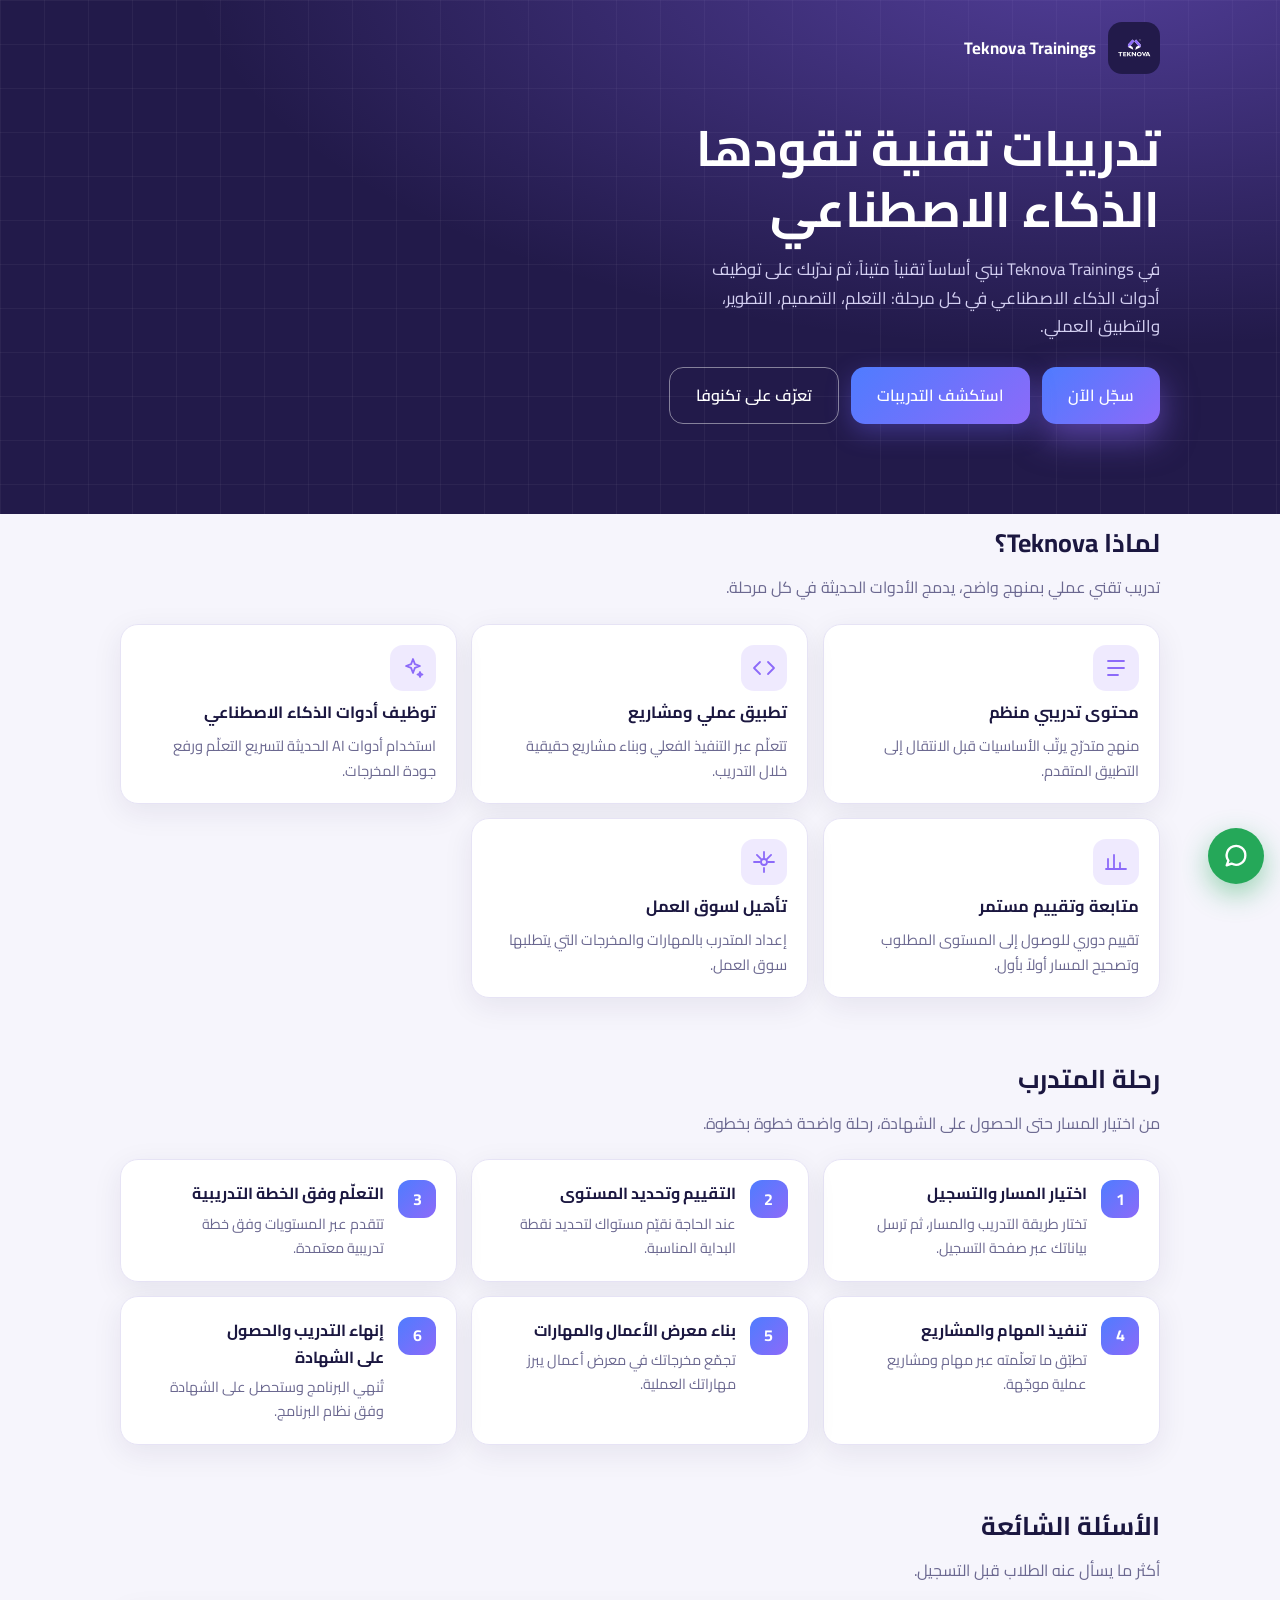
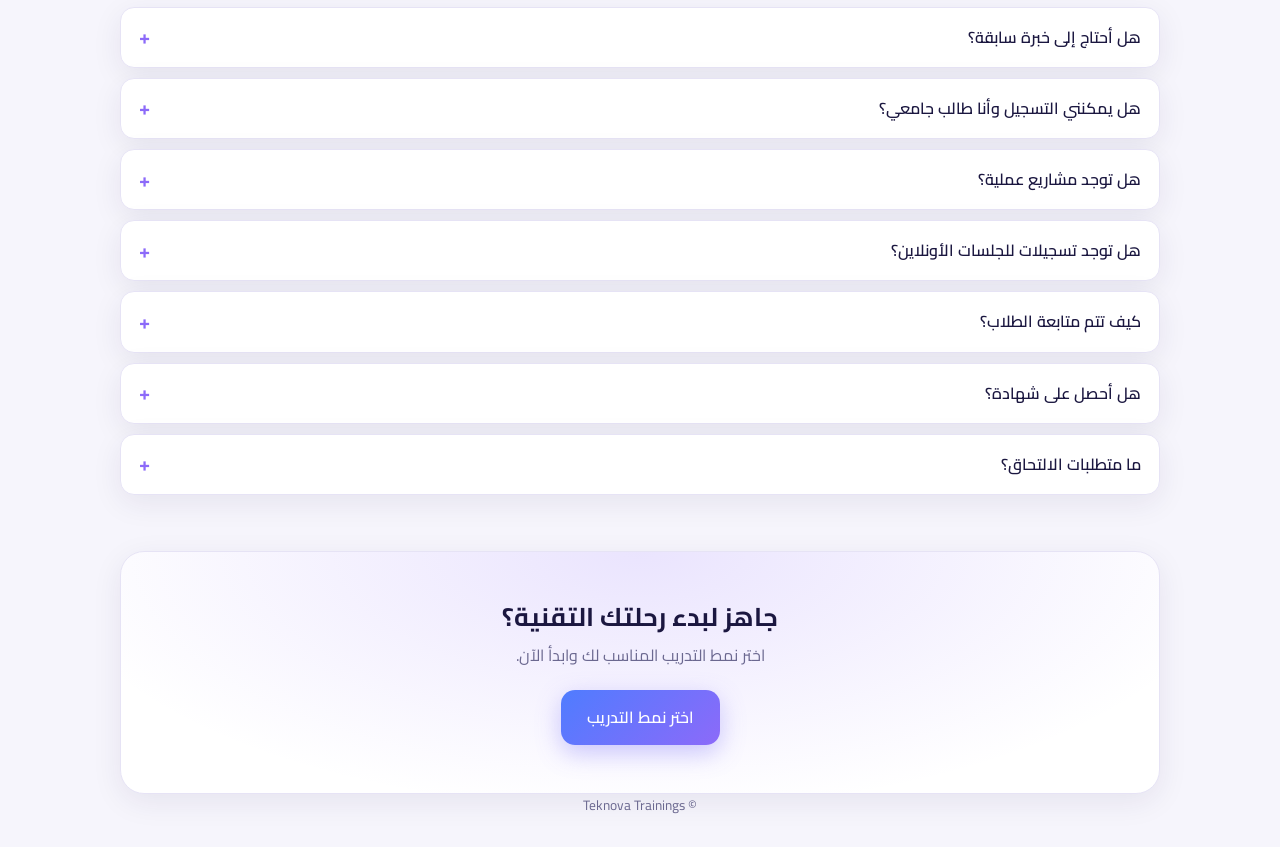
<file: index.html>
<!doctype html>
<html lang="ar" dir="rtl"><head><meta charset="utf-8"><meta name="viewport" content="width=device-width,initial-scale=1,viewport-fit=cover"><meta name="theme-color" content="#221a4a">
<link rel="icon" href="/logo.svg" type="image/svg+xml">
<link rel="preconnect" href="https://fonts.googleapis.com"><link rel="preconnect" href="https://fonts.gstatic.com" crossorigin>
<link href="https://fonts.googleapis.com/css2?family=Cairo:wght@400;500;600;700;800&display=swap" rel="stylesheet">
<link rel="stylesheet" href="/styles.css">
<meta property="og:title" content="Teknova Trainings — تدريبات تقنية يقودها الذكاء الاصطناعي">
<meta property="og:image" content="/logo.svg">
<meta name="description" content="مسارات تدريبية تقنية أونلاين وحضورية في حلب ودمشق، تجمع الأساسيات مع التطبيق العملي وتوظيف أدوات الذكاء الاصطناعي. سجّل الآن.">
<title>Teknova Trainings — تدريبات تقنية تقودها الذكاء الاصطناعي</title></head>
<body data-page="home">
<header class="hero">
  <div class="wrap">
    <div class="brand"><img class="logo" src="/logo.svg" alt="Teknova" width="52" height="52"><b>Teknova Trainings</b></div>
    <div class="hero-copy" data-hero></div>
  </div>
</header>
<main class="wrap">
  <div class="stats" id="stats"></div>

  <section id="about" class="blk">
    <h2>لماذا Teknova؟</h2>
    <p class="sub">تدريب تقني عملي بمنهج واضح، يدمج الأدوات الحديثة في كل مرحلة.</p>
    <div class="grid auto" id="why-grid"></div>
  </section>

  <section class="blk">
    <h2>رحلة المتدرب</h2>
    <p class="sub">من اختيار المسار حتى الحصول على الشهادة، رحلة واضحة خطوة بخطوة.</p>
    <ol class="journey" id="journey-list"></ol>
  </section>

  <section class="blk">
    <h2>الأسئلة الشائعة</h2>
    <p class="sub">أكثر ما يسأل عنه الطلاب قبل التسجيل.</p>
    <div class="faq" id="faq-list"></div>
  </section>

  <section class="cta-end">
    <h2>جاهز لبدء رحلتك التقنية؟</h2>
    <p class="sub">اختر نمط التدريب المناسب لك وابدأ الآن.</p>
    <a class="btn" href="/modes">اختر نمط التدريب</a>
  </section>
</main>
<footer>© Teknova Trainings</footer>
<script src="/config.js"></script>
<script src="/trainings-data.js"></script>
<script src="/site.js"></script>
</body></html>
</file>
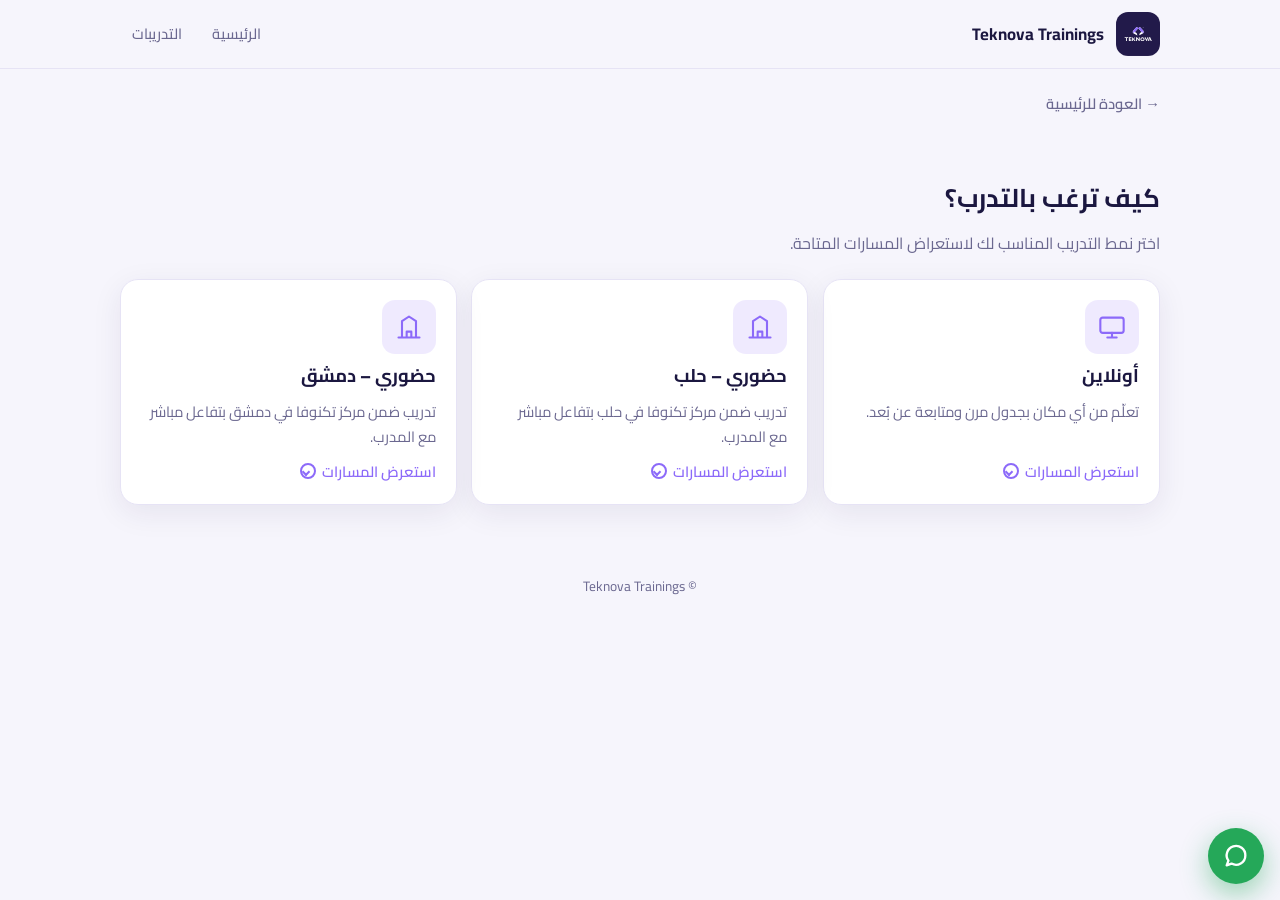
<file: modes.html>
<!doctype html>
<html lang="ar" dir="rtl"><head><meta charset="utf-8"><meta name="viewport" content="width=device-width,initial-scale=1,viewport-fit=cover"><meta name="theme-color" content="#221a4a">
<link rel="icon" href="/logo.svg" type="image/svg+xml">
<link rel="preconnect" href="https://fonts.googleapis.com"><link rel="preconnect" href="https://fonts.gstatic.com" crossorigin>
<link href="https://fonts.googleapis.com/css2?family=Cairo:wght@400;500;600;700;800&display=swap" rel="stylesheet">
<link rel="stylesheet" href="/styles.css">
<title>كيف ترغب بالتدرب؟ — Teknova Trainings</title></head>
<body data-page="modes">
<header class="topbar"><div class="wrap bar">
  <a class="brand" href="/"><img class="logo" src="/logo.svg" alt="Teknova" width="44" height="44"><b>Teknova Trainings</b></a>
  <nav class="nav"><a href="/">الرئيسية</a><a href="/modes">التدريبات</a></nav>
</div></header>
<main class="wrap page">
  <a class="back" href="/">→ العودة للرئيسية</a>
  <section class="blk">
    <h2>كيف ترغب بالتدرب؟</h2>
    <p class="sub">اختر نمط التدريب المناسب لك لاستعراض المسارات المتاحة.</p>
    <div class="grid modes" id="modes-grid"></div>
  </section>
</main>
<footer>© Teknova Trainings</footer>
<script src="/config.js"></script>
<script src="/trainings-data.js"></script>
<script src="/site.js"></script>
</body></html>
</file>
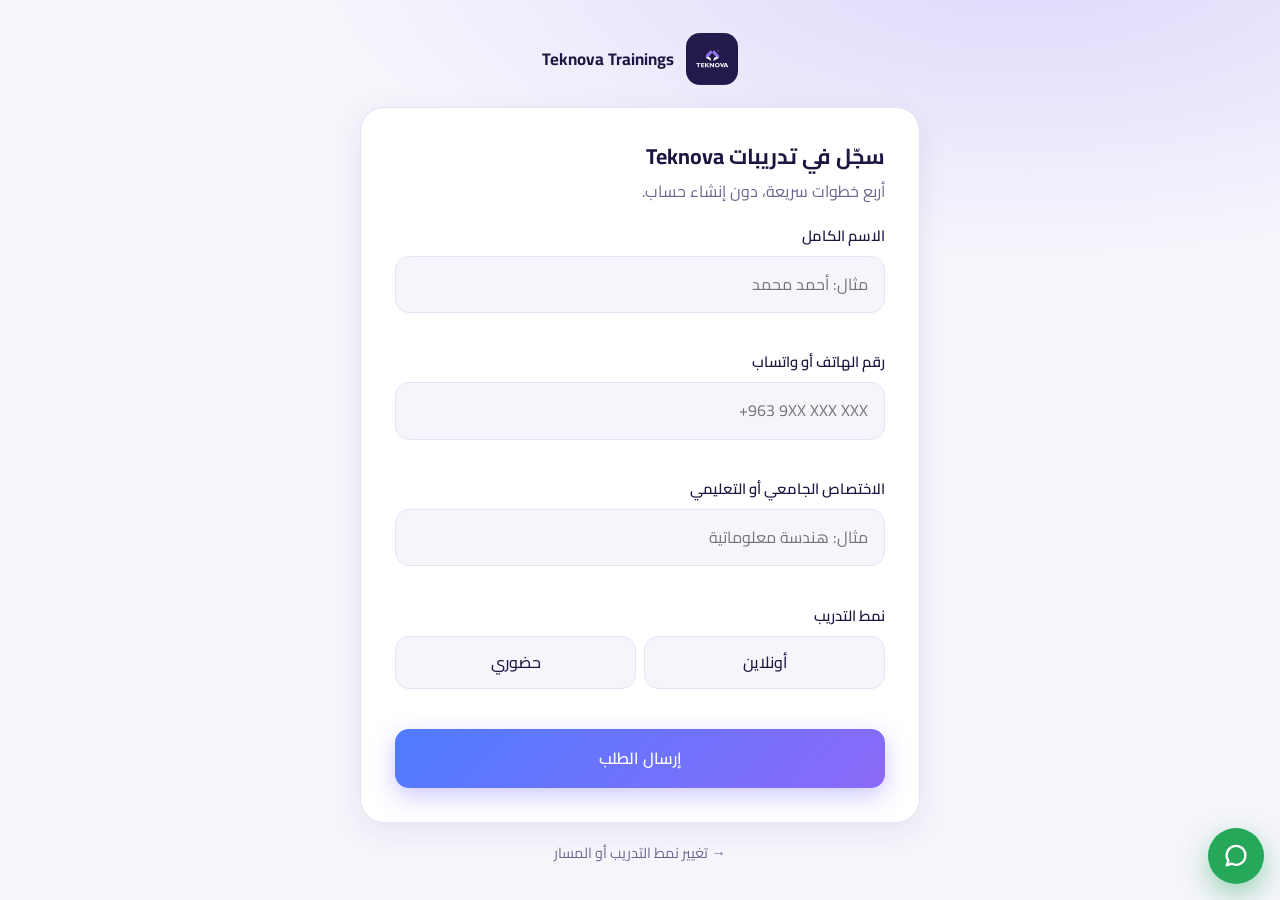
<file: register.html>
<!doctype html>
<html lang="ar" dir="rtl"><head><meta charset="utf-8"><meta name="viewport" content="width=device-width,initial-scale=1,viewport-fit=cover"><meta name="theme-color" content="#221a4a">
<link rel="icon" href="/logo.svg" type="image/svg+xml">
<link rel="preconnect" href="https://fonts.googleapis.com"><link rel="preconnect" href="https://fonts.gstatic.com" crossorigin>
<link href="https://fonts.googleapis.com/css2?family=Cairo:wght@400;500;600;700;800&display=swap" rel="stylesheet">
<link rel="stylesheet" href="/styles.css">
<title>التسجيل — Teknova Trainings</title><meta name="robots" content="noindex"></head>
<body class="solo"><main class="wrap" style="width:100%">
  <div class="brand"><img class="logo" src="/logo.svg" alt="Teknova" width="52" height="52"><b>Teknova Trainings</b></div>
  <div id="form-root"></div>
  <p class="solo-back"><a href="/modes">→ تغيير نمط التدريب أو المسار</a></p>
</main>
<script src="/config.js"></script><script src="/app.js"></script>
</body></html>
</file>
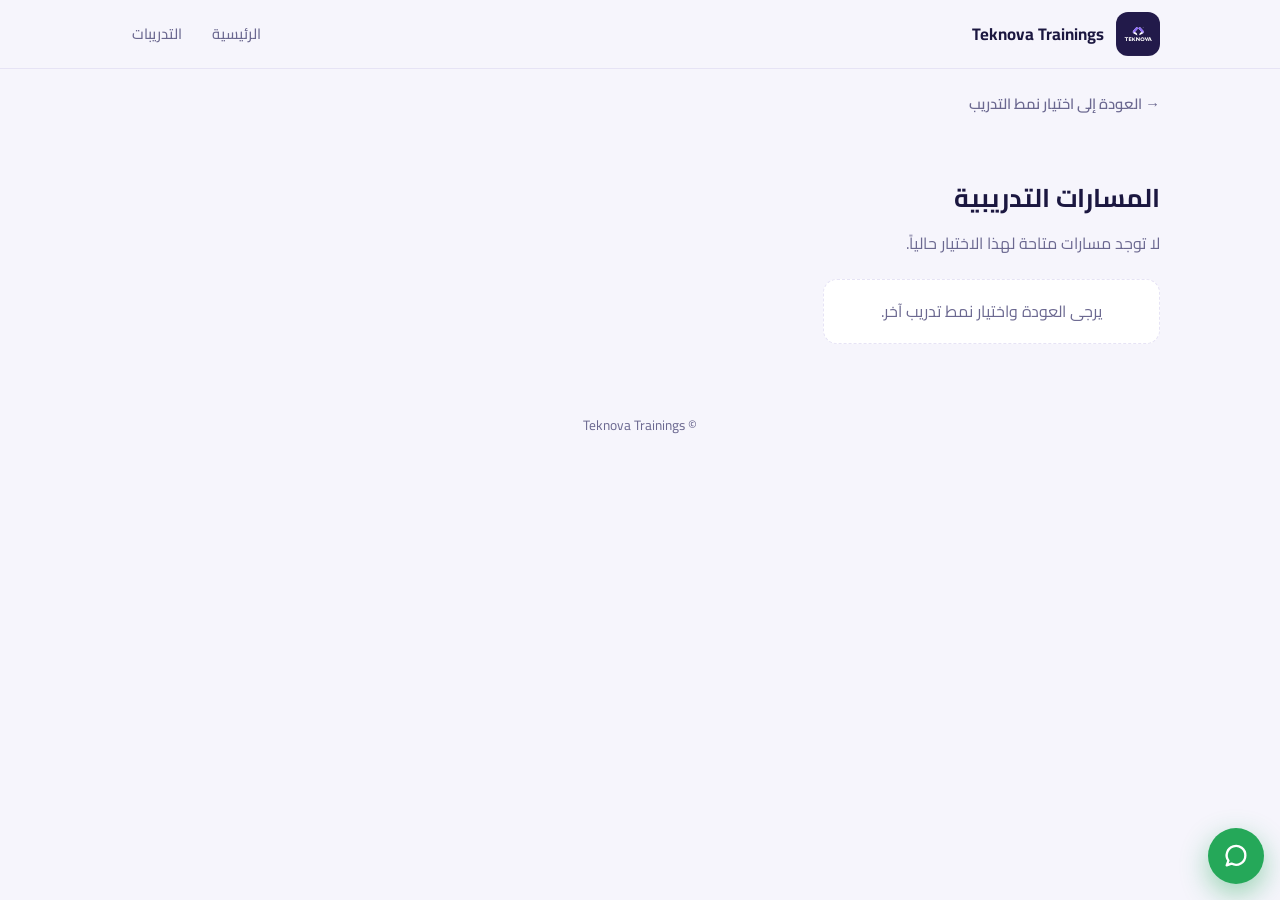
<file: tracks.html>
<!doctype html>
<html lang="ar" dir="rtl"><head><meta charset="utf-8"><meta name="viewport" content="width=device-width,initial-scale=1,viewport-fit=cover"><meta name="theme-color" content="#221a4a">
<link rel="icon" href="/logo.svg" type="image/svg+xml">
<link rel="preconnect" href="https://fonts.googleapis.com"><link rel="preconnect" href="https://fonts.gstatic.com" crossorigin>
<link href="https://fonts.googleapis.com/css2?family=Cairo:wght@400;500;600;700;800&display=swap" rel="stylesheet">
<link rel="stylesheet" href="/styles.css">
<title>المسارات التدريبية — Teknova Trainings</title></head>
<body data-page="tracks">
<header class="topbar"><div class="wrap bar">
  <a class="brand" href="/"><img class="logo" src="/logo.svg" alt="Teknova" width="44" height="44"><b>Teknova Trainings</b></a>
  <nav class="nav"><a href="/">الرئيسية</a><a href="/modes">التدريبات</a></nav>
</div></header>
<main class="wrap page">
  <a class="back" href="/modes" id="tracks-back" hidden>→ العودة إلى اختيار نمط التدريب</a>
  <section class="blk">
    <h2 id="tracks-title">المسارات التدريبية</h2>
    <p class="sub" id="tracks-sub"></p>
    <div class="grid auto" id="tracks-grid"></div>
  </section>
</main>
<footer>© Teknova Trainings</footer>
<script src="/config.js"></script>
<script src="/trainings-data.js"></script>
<script src="/site.js"></script>
</body></html>
</file>
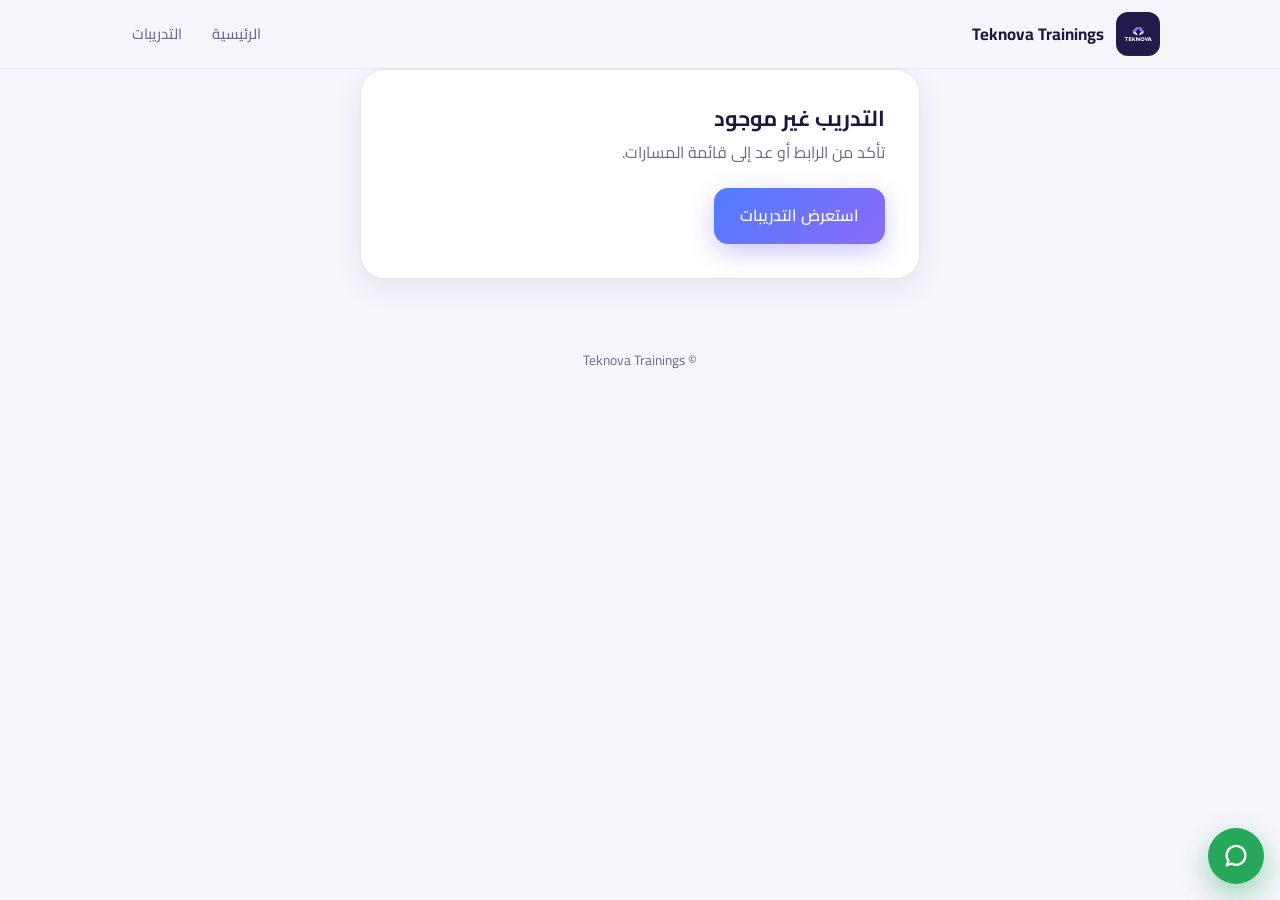
<file: training.html>
<!doctype html>
<html lang="ar" dir="rtl"><head><meta charset="utf-8"><meta name="viewport" content="width=device-width,initial-scale=1,viewport-fit=cover"><meta name="theme-color" content="#221a4a">
<link rel="icon" href="/logo.svg" type="image/svg+xml">
<link rel="preconnect" href="https://fonts.googleapis.com"><link rel="preconnect" href="https://fonts.gstatic.com" crossorigin>
<link href="https://fonts.googleapis.com/css2?family=Cairo:wght@400;500;600;700;800&display=swap" rel="stylesheet">
<link rel="stylesheet" href="/styles.css">
<title>تفاصيل التدريب — Teknova Trainings</title></head>
<body data-page="training">
<header class="topbar"><div class="wrap bar">
  <a class="brand" href="/"><img class="logo" src="/logo.svg" alt="Teknova" width="44" height="44"><b>Teknova Trainings</b></a>
  <nav class="nav"><a href="/">الرئيسية</a><a href="/modes">التدريبات</a></nav>
</div></header>
<main class="wrap page" id="training-root"></main>
<footer>© Teknova Trainings</footer>
<script src="/config.js"></script>
<script src="/trainings-data.js"></script>
<script src="/site.js"></script>
</body></html>
</file>
<file: styles.css>
:root{--navy:#221a4a;--violet:#8c6af9;--blue:#4f7cff;--grad:linear-gradient(135deg,#4f7cff,#8c6af9);--bg:#f6f5fc;--card:#fff;--ink:#1b1740;--muted:#6b6890;--line:#e6e3f5;--ok:#17a673;--err:#d64545;--r:18px;--shadow:0 8px 30px rgba(34,26,74,.08)}
@media(prefers-color-scheme:dark){:root{--bg:#14102e;--card:#1d1842;--ink:#f1efff;--muted:#a9a5cf;--line:#322b63;--shadow:0 8px 30px rgba(0,0,0,.35)}}
*{box-sizing:border-box;margin:0}
html{scroll-behavior:smooth}
body{font-family:"Cairo","Segoe UI",Tahoma,Arial,sans-serif;background:var(--bg);color:var(--ink);line-height:1.7;-webkit-font-smoothing:antialiased}
button,input,select,textarea{font-family:inherit}
.wrap{max-width:1080px;margin-inline:auto;padding-inline:20px}
.brand{display:flex;align-items:center;gap:12px}
.logo{width:52px;height:52px;border-radius:14px;display:block}
.brand b{font-size:1.05rem}
/* hero */
.hero{background:radial-gradient(900px 400px at 85% -10%,rgba(140,106,249,.45),transparent),var(--navy);color:#fff;padding:22px 0 90px}
.hero .brand{margin-bottom:44px}
.hero h1{font-size:clamp(1.9rem,6vw,3.2rem);line-height:1.25;max-width:16ch;margin-bottom:16px}
.hero p{max-width:52ch;color:#d4d0f2;font-size:1.05rem;margin-bottom:26px}
.btn{display:inline-flex;align-items:center;justify-content:center;gap:8px;border:0;cursor:pointer;font:inherit;font-weight:600;border-radius:14px;padding:14px 26px;background:var(--grad);color:#fff;text-decoration:none;transition:transform .15s,box-shadow .2s;box-shadow:0 8px 24px rgba(111,99,245,.35)}
.btn:hover{transform:translateY(-2px)}.btn:active{transform:scale(.98)}
.btn:disabled{opacity:.6;cursor:not-allowed;transform:none}
.btn.wa{background:#25a859;box-shadow:0 8px 24px rgba(37,168,89,.3)}
/* stats */
.stats{display:grid;grid-template-columns:repeat(3,1fr);gap:12px;margin-top:-52px;position:relative}
.stat{background:var(--card);border-radius:var(--r);padding:20px 10px;text-align:center;box-shadow:var(--shadow);border:1px solid var(--line)}
.stat strong{display:block;font-size:clamp(1.5rem,5vw,2.4rem);line-height:1.2;background:var(--grad);-webkit-background-clip:text;background-clip:text;color:transparent}
.stat span{color:var(--muted);font-size:.9rem}
/* sections */
section{padding:56px 0 0}
h2{font-size:1.6rem;margin-bottom:6px}
.sub{color:var(--muted);margin-bottom:22px}
.grid{display:grid;grid-template-columns:repeat(auto-fill,minmax(250px,1fr));gap:14px}
.tcard{background:var(--card);border:1px solid var(--line);border-radius:var(--r);padding:20px;box-shadow:var(--shadow);display:flex;flex-direction:column;gap:10px;transition:transform .2s,border-color .2s}
.tcard:hover{transform:translateY(-3px);border-color:var(--violet)}
.ico{width:46px;height:46px;border-radius:13px;background:rgba(140,106,249,.14);display:grid;place-items:center;color:var(--violet)}
.ico svg{width:24px;height:24px;fill:none;stroke:currentColor;stroke-width:1.8;stroke-linecap:round;stroke-linejoin:round}
.tcard h3{font-size:1rem}
.tcard p{color:var(--muted);font-size:.9rem;flex:1}
.tcard .btn{padding:10px 16px;font-size:.9rem;box-shadow:none}
/* form */
.card{background:var(--card);border:1px solid var(--line);border-radius:24px;padding:clamp(20px,5vw,34px);box-shadow:var(--shadow);max-width:560px;margin-inline:auto}
.card h2{font-size:1.35rem}
.field{margin-top:18px}
.field>label,.field>.lbl{display:block;font-weight:600;font-size:.92rem;margin-bottom:8px}
input[type=text],input[type=tel]{width:100%;font:inherit;color:var(--ink);background:var(--bg);border:1.5px solid var(--line);border-radius:14px;padding:14px 16px;transition:border-color .2s,box-shadow .2s}
input:focus-visible{outline:0;border-color:var(--violet);box-shadow:0 0 0 4px rgba(140,106,249,.2)}
input[aria-invalid=true]{border-color:var(--err)}
.err{color:var(--err);font-size:.82rem;min-height:1.1em;margin-top:4px}
.seg{display:grid;grid-auto-flow:column;grid-auto-columns:1fr;gap:8px}
.opt{position:relative}
.opt input{position:absolute;opacity:0;inset:0;cursor:pointer}
.opt span{display:block;text-align:center;padding:12px 10px;border:1.5px solid var(--line);border-radius:14px;background:var(--bg);transition:.2s;font-weight:500}
.opt input:checked+span{border-color:transparent;background:var(--grad);color:#fff}
.opt input:focus-visible+span{box-shadow:0 0 0 4px rgba(140,106,249,.3)}
.list{display:grid;gap:8px}
.list .opt span{text-align:start;display:flex;align-items:center;gap:10px}
.list .opt .ico{width:30px;height:30px;border-radius:9px;background:rgba(140,106,249,.15)}
.list .opt .ico svg{width:17px;height:17px}
.list .opt input:checked+span .ico{background:rgba(255,255,255,.22);color:#fff}
.fade{animation:in .3s ease both}
@keyframes in{from{opacity:0;transform:translateY(8px)}}
.formerr{margin-top:14px;padding:12px 14px;border-radius:12px;background:rgba(214,69,69,.1);color:var(--err);font-size:.92rem}
.submit{width:100%;margin-top:22px;padding:16px}
.hp{position:absolute;inset-inline-start:-9999px}
.spin{width:18px;height:18px;border:2.5px solid rgba(255,255,255,.4);border-top-color:#fff;border-radius:50%;animation:r .7s linear infinite}
@keyframes r{to{transform:rotate(360deg)}}
/* success */
.ok{text-align:center}
.check{width:76px;height:76px;margin:6px auto 16px;border-radius:50%;background:rgba(23,166,115,.12);display:grid;place-items:center}
.check svg{width:38px;height:38px;stroke:var(--ok);fill:none;stroke-width:3;stroke-linecap:round;stroke-linejoin:round;stroke-dasharray:40;stroke-dashoffset:40;animation:d .6s .15s ease forwards}
@keyframes d{to{stroke-dashoffset:0}}
.ok h2{margin-bottom:10px}.ok p{color:var(--muted);margin-bottom:12px}.ok strong{color:var(--ink)}
.ok .btn{margin-top:10px;width:100%}
footer{text-align:center;color:var(--muted);font-size:.85rem;padding:0 0 30px}
.solo{min-height:100dvh;display:flex;flex-direction:column;justify-content:center;padding:24px 0;background:radial-gradient(700px 300px at 80% -5%,rgba(140,106,249,.22),transparent),var(--bg)}
.solo .brand{justify-content:center;margin-bottom:22px}
@media(prefers-reduced-motion:reduce){*{animation:none!important;transition:none!important}}

/* ===== تحسينات الاحتراف ===== */
.hero{background:radial-gradient(900px 400px at 85% -10%,rgba(140,106,249,.45),transparent),linear-gradient(rgba(255,255,255,.045) 1px,transparent 1px) 0 0/44px 44px,linear-gradient(90deg,rgba(255,255,255,.045) 1px,transparent 1px) 0 0/44px 44px,var(--navy);padding-top:max(22px,env(safe-area-inset-top))}
.btn:focus-visible,.fab:focus-visible{outline:3px solid var(--violet);outline-offset:3px}
.fab{position:fixed;inset-inline-start:max(16px,env(safe-area-inset-left));bottom:max(16px,env(safe-area-inset-bottom));width:56px;height:56px;border-radius:50%;background:#25a859;display:grid;place-items:center;box-shadow:0 10px 28px rgba(37,168,89,.45);z-index:50;transition:transform .2s}
.fab:hover{transform:scale(1.08)}
.fab svg{width:28px;height:28px;fill:none;stroke:#fff;stroke-width:2;stroke-linecap:round;stroke-linejoin:round}
.tcard .btn{width:100%}
@media(max-width:480px){.seg{grid-auto-flow:row}.hero{padding-bottom:80px}}
.msg{white-space:pre-wrap;text-align:start;font:inherit;font-size:.92rem;background:var(--bg);border:1px dashed var(--violet);border-radius:14px;padding:14px 16px;color:var(--ink);margin-bottom:6px}.ok .lbl2{margin-bottom:6px;font-weight:600;color:var(--ink)}

/* ============ التصميم الجديد (الصفحات: الرئيسية/النمط/المسارات/التفاصيل) ============ */
/* شريط علوي */
.topbar{position:sticky;top:0;z-index:40;background:color-mix(in srgb,var(--bg) 88%,transparent);backdrop-filter:blur(10px);border-bottom:1px solid var(--line)}
.topbar .bar{display:flex;align-items:center;justify-content:space-between;gap:12px;padding-block:12px}
.topbar .logo{width:44px;height:44px;border-radius:12px}
.topbar .brand{text-decoration:none;color:inherit}
.nav{display:flex;align-items:center;gap:6px}
.nav a{color:var(--muted);text-decoration:none;font-weight:500;font-size:.92rem;padding:8px 12px;border-radius:10px;transition:.2s}
.nav a:hover{color:var(--ink);background:rgba(140,106,249,.1)}
.btn.ghost{background:transparent;color:#fff;border:1.5px solid rgba(255,255,255,.45);box-shadow:none}
.btn.ghost:hover{background:rgba(255,255,255,.12)}
/* صفحة داخلية */
.page{padding-bottom:70px}
.back{display:inline-flex;align-items:center;gap:6px;margin:22px 0 0;color:var(--muted);text-decoration:none;font-weight:600;font-size:.92rem}
.back:hover{color:var(--violet)}
.solo-back{text-align:center;margin-top:16px}.solo-back a{color:var(--muted);text-decoration:none;font-size:.9rem}.solo-back a:hover{color:var(--violet)}
.blk{margin-top:8px}
/* hero جديد */
.hero-copy{margin-top:8px}
.hero h1{font-size:clamp(1.85rem,5.5vw,3.1rem);line-height:1.22;max-width:20ch;margin-bottom:16px}
.hero-lead{max-width:58ch;color:#d4d0f2;font-size:1.06rem;margin-bottom:28px}
.hero-cta{display:flex;flex-wrap:wrap;gap:12px}
/* الزر الأساسي «سجّل الآن» — أبرز عنصر في الـ Hero بألوان الهوية (بنفسجي/أزرق) */
.hero-cta .btn.register{box-shadow:0 14px 34px rgba(140,106,249,.5);animation:ctaPulse 2.8s ease-in-out infinite}
.hero-cta .btn.register:hover{animation:none;transform:translateY(-2px)}
@keyframes ctaPulse{0%,100%{box-shadow:0 14px 34px rgba(140,106,249,.5)}50%{box-shadow:0 16px 38px rgba(79,124,255,.55)}}
@media(prefers-reduced-motion:reduce){.hero-cta .btn.register{animation:none}}
@media(max-width:520px){
  .hero-cta{flex-direction:column;align-items:stretch}
  .hero-cta .btn{width:100%;justify-content:center}
}
/* شبكات وبطاقات */
.grid.auto{grid-template-columns:repeat(auto-fill,minmax(260px,1fr))}
.fcard{background:var(--card);border:1px solid var(--line);border-radius:var(--r);padding:22px 20px;box-shadow:var(--shadow);display:flex;flex-direction:column;gap:12px;transition:transform .2s,border-color .2s}
.fcard:hover{transform:translateY(-3px);border-color:var(--violet)}
.fcard h3{font-size:1.02rem}.fcard p{color:var(--muted);font-size:.92rem}
/* رحلة المتدرب */
.journey{list-style:none;padding:0;display:grid;grid-template-columns:repeat(auto-fit,minmax(280px,1fr));gap:14px;counter-reset:j}
.step{background:var(--card);border:1px solid var(--line);border-radius:var(--r);padding:20px;box-shadow:var(--shadow);display:flex;gap:14px;align-items:flex-start}
.step .num{flex:none;width:38px;height:38px;border-radius:12px;background:var(--grad);color:#fff;display:grid;place-items:center;font-weight:700}
.step b{display:block;margin-bottom:4px}.step p{color:var(--muted);font-size:.9rem}
/* FAQ */
.faq{display:grid;gap:10px}
.qa{background:var(--card);border:1px solid var(--line);border-radius:14px;box-shadow:var(--shadow);overflow:hidden}
.qa summary{cursor:pointer;list-style:none;padding:16px 18px;font-weight:600;display:flex;justify-content:space-between;gap:12px;align-items:center}
.qa summary::-webkit-details-marker{display:none}
.qa summary::after{content:"+";color:var(--violet);font-weight:700;font-size:1.25rem;line-height:1}
.qa[open] summary::after{content:"–"}
.qa-a{padding:0 18px 16px;color:var(--muted);font-size:.93rem}
.muted{color:var(--muted);font-style:italic}
/* بطاقات الأنماط */
.grid.modes{grid-template-columns:repeat(auto-fit,minmax(240px,1fr))}
.mcard{background:var(--card);border:1px solid var(--line);border-radius:var(--r);padding:26px 22px;box-shadow:var(--shadow);text-decoration:none;color:inherit;display:flex;flex-direction:column;gap:12px;transition:transform .2s,border-color .2s}
.mcard:hover{transform:translateY(-4px);border-color:var(--violet)}
.mcard .ico{width:54px;height:54px}
.mcard .ico svg{width:28px;height:28px}
.mcard h3{font-size:1.15rem}.mcard p{color:var(--muted);font-size:.92rem;flex:1}
.mcard-go{color:var(--violet);font-weight:600;font-size:.92rem;display:inline-flex;align-items:center;gap:6px}
.mcard-go i{width:16px;height:16px;border:2px solid currentColor;border-radius:50%;position:relative}
.mcard-go i::after{content:"";position:absolute;inset-inline-start:5px;top:4px;width:4px;height:4px;border-inline-end:2px solid currentColor;border-block-start:2px solid currentColor;transform:rotate(-135deg)}
/* بطاقة مسار */
.tcard-desc{color:var(--muted);font-size:.9rem;flex:1}
.tcard>p.tcard-ins{flex:none;margin:0;color:var(--muted);font-size:.85rem}
.chips{display:flex;flex-wrap:wrap;gap:6px}
.chip{display:inline-block;background:rgba(140,106,249,.12);color:var(--ink);border:1px solid var(--line);border-radius:999px;padding:4px 12px;font-size:.8rem}
/* التفاصيل */
.crumb{display:flex;flex-wrap:wrap;gap:8px;color:var(--muted);font-size:.85rem;margin:22px 0 4px}
.crumb a{color:var(--muted);text-decoration:none}.crumb a:hover{color:var(--violet)}
.crumb .cur{color:var(--ink);font-weight:600}
.t-hero{background:radial-gradient(700px 320px at 90% -20%,rgba(140,106,249,.35),transparent),var(--navy);color:#fff;border-radius:24px;padding:clamp(24px,5vw,44px);margin-top:14px;display:grid;grid-template-columns:1.6fr .8fr;gap:20px;align-items:center}
.t-hero-main h1{font-size:clamp(1.5rem,4vw,2.3rem);margin:12px 0 4px}
.t-ar{color:#c9c4ee;margin-bottom:12px}
.t-lead{color:#d4d0f2;max-width:60ch;margin-bottom:16px}
.t-hero .chips{margin-bottom:20px}
.t-hero .chip{background:rgba(255,255,255,.12);border-color:rgba(255,255,255,.18);color:#eae7ff}
.t-hero-art{display:grid;place-items:center}
.t-hero-art .ico{width:130px;height:130px;background:rgba(255,255,255,.1)}
.t-hero-art .ico svg{width:70px;height:70px;color:#fff}
.t-hero-main .ico{background:rgba(255,255,255,.14);color:#fff}
/* facts */
.facts{display:grid;grid-template-columns:repeat(auto-fit,minmax(240px,1fr));gap:12px}
.facts>div{background:var(--card);border:1px solid var(--line);border-radius:14px;padding:16px 18px;box-shadow:var(--shadow)}
.facts dt{font-weight:600;font-size:.88rem;color:var(--muted);margin-bottom:4px}
.facts dd{font-size:.95rem}
/* مستويات */
.lvl{background:var(--card);border:1px solid var(--line);border-radius:16px;box-shadow:var(--shadow);margin-bottom:12px;overflow:hidden}
.lvl summary{cursor:pointer;list-style:none;padding:16px 18px;display:flex;align-items:center;gap:14px;font-weight:600}
.lvl summary::-webkit-details-marker{display:none}
.lvl summary::after{content:"+";margin-inline-start:auto;color:var(--violet);font-weight:700;font-size:1.3rem}
.lvl[open] summary::after{content:"–"}
.lvl-i{flex:none;background:var(--grad);color:#fff;border-radius:10px;padding:6px 12px;font-size:.82rem}
.lvl-t{color:var(--ink)}
.lvl-body{padding:0 18px 18px;display:grid;gap:12px}
.lvl-intro{color:var(--muted);font-size:.95rem}
.topics{list-style:none;padding:0;margin:0;display:grid;gap:10px}
.topic{background:var(--bg);border:1px solid var(--line);border-radius:12px;padding:12px 14px}
.topic b{display:block;margin-bottom:4px}
.topic ul{margin:6px 18px 0;color:var(--muted);font-size:.9rem;display:grid;gap:2px}
.proj-mini{background:rgba(79,124,255,.08);border:1px dashed var(--blue);border-radius:12px;padding:12px 14px;font-size:.92rem}
/* مشاريع */
.pcard{background:var(--card);border:1px solid var(--line);border-radius:var(--r);padding:20px;box-shadow:var(--shadow);display:flex;flex-direction:column;gap:10px}
.pcard h3{font-size:1.02rem}.pcard p{color:var(--muted);font-size:.9rem;flex:1}
.tag{align-self:flex-start;background:var(--grad);color:#fff;border-radius:999px;padding:3px 12px;font-size:.78rem}
/* المخرجات */
.outcomes{list-style:none;padding:0;display:grid;grid-template-columns:repeat(auto-fit,minmax(260px,1fr));gap:10px}
.outcomes li{background:var(--card);border:1px solid var(--line);border-radius:12px;padding:14px 16px;box-shadow:var(--shadow);display:flex;gap:10px;align-items:flex-start;font-size:.93rem}
.tick{flex:none;width:22px;height:22px;border-radius:50%;background:rgba(23,166,115,.14);position:relative;margin-top:2px}
.tick::after{content:"";position:absolute;inset-inline-start:7px;top:5px;width:5px;height:9px;border-inline-end:2.5px solid var(--ok);border-block-end:2.5px solid var(--ok);transform:rotate(40deg)}
.para{color:var(--muted)}
.para p{margin-bottom:12px}.para p:last-child{margin-bottom:0}
/* نقاط الوحدة (محاور/مستويات) */
.points{list-style:none;padding:0;margin:0;display:grid;gap:8px}
.points li{position:relative;padding-inline-start:22px;font-size:.95rem}
.points li::before{content:"";position:absolute;inset-inline-start:6px;top:9px;width:6px;height:6px;border-radius:50%;background:var(--violet)}
/* جلسات المستوى */
.sessions{list-style:none;padding:0;margin:0;display:grid;gap:8px}
.sess{display:flex;gap:12px;align-items:flex-start;background:var(--bg);border:1px solid var(--line);border-radius:12px;padding:10px 12px}
.sess-n{flex:none;width:30px;height:30px;border-radius:9px;background:var(--grad);color:#fff;display:grid;place-items:center;font-weight:700;font-size:.85rem}
.sess-b b{display:block;font-size:.95rem}
.sess-b p{color:var(--muted);font-size:.88rem;margin-top:2px}
/* دمج أدوات الذكاء الاصطناعي داخل المستوى */
.lvl-ai{background:rgba(140,106,249,.08);border:1px dashed var(--violet);border-radius:12px;padding:12px 14px}
.lvl-ai h4{font-size:.92rem;margin-bottom:8px}
/* مخرجات المستوى */
.lvl-out{background:rgba(23,166,115,.08);border:1px dashed var(--ok);border-radius:12px;padding:12px 14px}
.lvl-out h4{font-size:.92rem;margin-bottom:8px}
/* مجموعات الأدوات والتقنيات */
.tool-group{background:var(--card);border:1px solid var(--line);border-radius:16px;padding:16px 18px;box-shadow:var(--shadow);margin-bottom:12px}
.tool-group h3{font-size:1rem;margin-bottom:10px}
.tool-subs{display:grid;gap:10px;margin-top:10px}
.tool-sub{background:var(--bg);border:1px solid var(--line);border-radius:12px;padding:12px 14px}
.tool-sub h4{font-size:.92rem;margin-bottom:8px;color:var(--violet)}
.tool-note{margin-top:4px}
/* المدرب */
.instructor{background:var(--card);border:1px solid var(--line);border-radius:var(--r);padding:22px 24px;box-shadow:var(--shadow)}
.ins-head{display:flex;align-items:center;gap:14px;margin-bottom:14px}
.ins-head .ico{width:46px;height:46px;flex:none}
.ins-head h3{font-size:1.1rem}
.ins-bio p{color:var(--muted);font-size:.95rem;margin-bottom:10px}.ins-bio p:last-child{margin-bottom:0}
/* ملاحظة ختامية */
.callout{background:radial-gradient(600px 240px at 50% 0,rgba(140,106,249,.16),transparent),var(--card);border:1px solid var(--line);border-inline-start:4px solid var(--violet);border-radius:16px;padding:22px 24px;box-shadow:var(--shadow)}
.callout p{font-size:1.05rem;font-weight:600}.callout p+p{font-weight:400;color:var(--muted);font-size:.95rem;margin-top:10px}
.empty{background:var(--card);border:1px dashed var(--line);border-radius:14px;padding:18px;color:var(--muted);text-align:center}
/* CTA ختامي */
.cta-end{text-align:center;background:radial-gradient(600px 260px at 50% 0,rgba(140,106,249,.18),transparent),var(--card);border:1px solid var(--line);border-radius:24px;padding:clamp(28px,5vw,48px);box-shadow:var(--shadow);margin-top:56px}
.cta-end h2{margin-bottom:8px}.cta-end .sub{margin-bottom:20px}
@media(max-width:760px){
  .t-hero{grid-template-columns:1fr}
  .t-hero-art{display:none}
  .nav{gap:2px}
  .nav a{padding:8px 9px;font-size:.86rem}
}

/* ============================================================
   نظام التصميم الموحّد — TEKNOVA
   قواعد عامة تُطبّق على كل الصفحات والأقسام الحالية والمستقبلية.
   الخط: Cairo · الاتجاه: RTL · المحاذاة: يمين (start)
   ============================================================ */
:root{--card-pad:20px;--card-gap:10px;--list-gap:8px}

/* العناوين: أحجام/أوزان موحّدة وتباعد ثابت مع المحتوى */
h1,h2,h3,h4{font-weight:700;line-height:1.35;text-wrap:balance}
h2{font-size:1.6rem}
.blk>h2{margin-bottom:14px}
h3,h4{margin:0}

/* النصوص: منع الأسطر اليتيمة داخل الجمل/الكاردات */
p,li,dd,dt,summary{text-wrap:pretty}
h1,h2,h3,h4,p,li,dt,dd,.chip,.tag{overflow-wrap:break-word}

/* الكاردات المتجاورة: حشوة/مسافات موحّدة وارتفاع متناسق */
.tcard,.pcard,.fcard,.mcard{padding:var(--card-pad);gap:var(--card-gap);min-width:0}
.tcard>p,.pcard>p,.mcard>p,.fcard>p{flex:1}
.facts>div,.outcomes li,.tool-group,.tool-sub{min-width:0}

/* النص الموحّد لقسم «لمن هذا التدريب؟» (قالب التدريبات) */
.forwho{background:var(--card);border:1px solid var(--line);border-inline-start:4px solid var(--violet);border-radius:14px;padding:16px 18px;box-shadow:var(--shadow);font-size:1.05rem;font-weight:600}

/* التجاوب: نفس القواعد على الشاشات الصغيرة */
@media(max-width:760px){:root{--card-pad:18px}.blk>h2{margin-bottom:12px}}
@media(max-width:480px){.grid{grid-template-columns:1fr}.tcard,.pcard,.fcard,.mcard{padding:16px;gap:8px}}

/* ============================================================
   طبقة الحركة والتفاعل — TEKNOVA
   حركات لطيفة عند التحميل والتمرير والتفاعل، تُعطَّل تلقائياً
   عند تفعيل خيار «تقليل الحركة» في النظام.
   ============================================================ */
@keyframes pageIn{from{opacity:0}to{opacity:1}}
@keyframes heroIn{from{opacity:0;transform:translateY(16px)}to{opacity:1;transform:none}}
@keyframes fabIn{from{opacity:0;transform:scale(.6)}to{opacity:1;transform:none}}
@keyframes dropIn{from{opacity:0;transform:translateY(-6px)}to{opacity:1;transform:none}}

/* دخول الصفحة والواجهة الرئيسية وزر واتساب */
body{animation:pageIn .45s ease both}
.hero-copy,.t-hero{animation:heroIn .6s cubic-bezier(.22,.61,.36,1) both}
.fab{animation:fabIn .5s .15s cubic-bezier(.22,.61,.36,1) both}

/* الكشف التدريجي عند التمرير (يضيف site.js الصنفين .reveal ثم .in) */
.reveal{opacity:0;transform:translateY(18px);transition:opacity .6s ease,transform .6s cubic-bezier(.22,.61,.36,1)}
.reveal.in{opacity:1;transform:none}

/* تفاعل البطاقات */
.tcard,.pcard,.fcard,.mcard{transition:transform .25s ease,border-color .25s ease;will-change:transform}
.tcard:hover,.pcard:hover,.fcard:hover,.mcard:hover{transform:translateY(-4px)}
.ico{transition:transform .25s ease}
.tcard:hover .ico,.mcard:hover .ico{transform:scale(1.07) rotate(-4deg)}

/* الشريط العلوي: تظليل عند التمرير + تمييز الرابط الحالي */
.topbar{transition:box-shadow .3s ease,background .3s ease}
.topbar.scrolled{box-shadow:0 8px 26px rgba(34,26,74,.1)}
.nav a.active{color:var(--ink);background:rgba(140,106,249,.12)}

/* خطوات الرحلة */
.step{transition:transform .25s ease,border-color .25s ease}
.step:hover{transform:translateY(-3px);border-color:var(--violet)}

/* فتح الأقسام (الأسئلة/المستويات) بحركة ناعمة */
details[open]>.qa-a,details[open]>.lvl-body{animation:dropIn .3s ease both}
.qa summary,.lvl summary{transition:background .2s ease}
.qa summary:hover,.lvl summary:hover{background:rgba(140,106,249,.07)}
</file>
